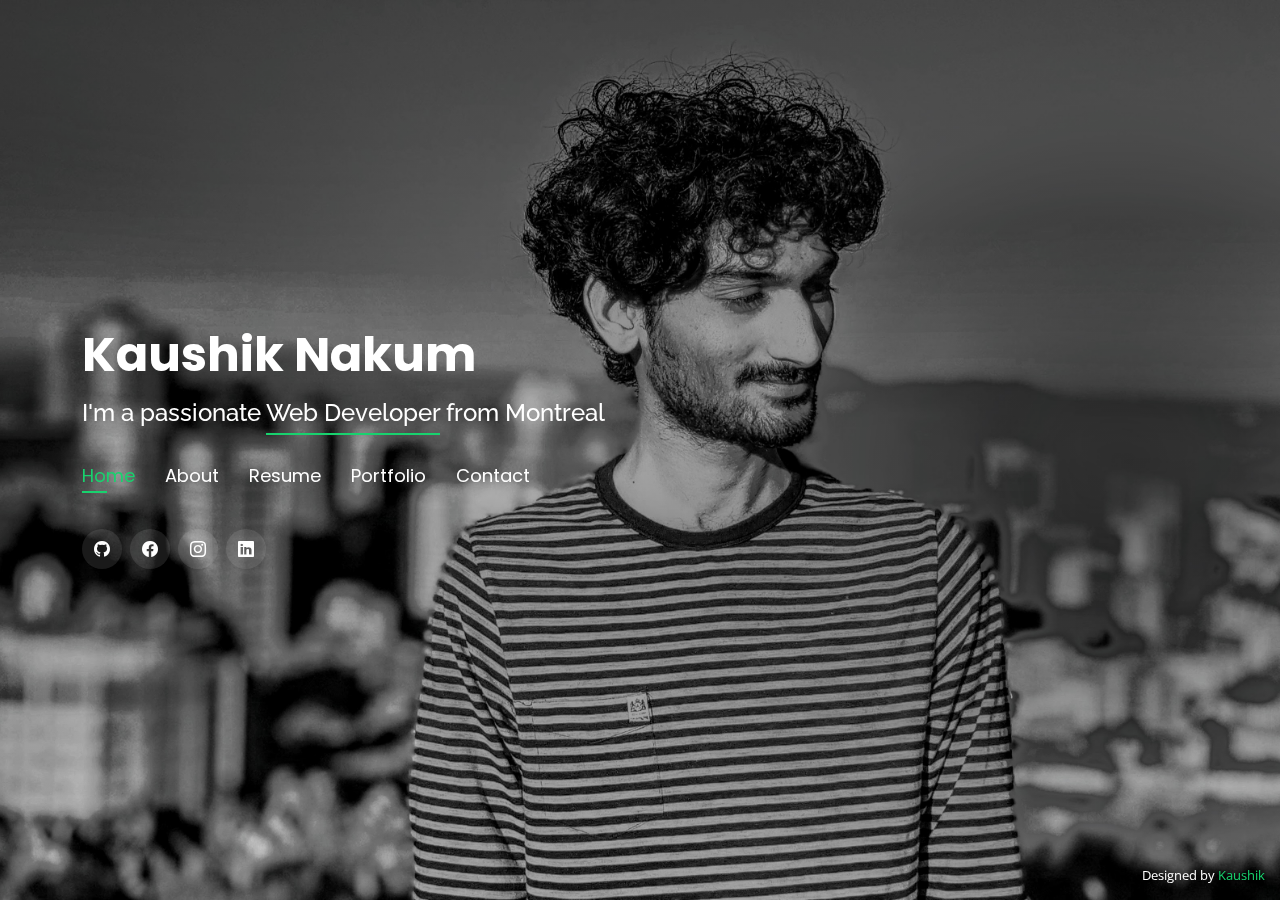
<file: index.html>
<!DOCTYPE html>
<html lang="en">

<head>
  <meta charset="utf-8">
  <meta content="width=device-width, initial-scale=1.0" name="viewport">

  <title>Kaushik Portfolio</title>
  <meta content="" name="description">
  <meta content="" name="keywords">

  <!-- Favicons -->
  <link href="assets/img/favicon.png" rel="icon">
  <link href="assets/img/apple-touch-icon.png" rel="apple-touch-icon">

  <!-- Google Fonts -->
  <link href="https://fonts.googleapis.com/css?family=Open+Sans:300,300i,400,400i,600,600i,700,700i|Raleway:300,300i,400,400i,500,500i,600,600i,700,700i|Poppins:300,300i,400,400i,500,500i,600,600i,700,700i" rel="stylesheet">

  <!-- Vendor CSS Files -->
  <link href="assets/vendor/bootstrap/css/bootstrap.min.css" rel="stylesheet">
  <link href="assets/vendor/bootstrap-icons/bootstrap-icons.css" rel="stylesheet">
  <link href="assets/vendor/boxicons/css/boxicons.min.css" rel="stylesheet">
  <link href="assets/vendor/glightbox/css/glightbox.min.css" rel="stylesheet">
  <link href="assets/vendor/remixicon/remixicon.css" rel="stylesheet">
  <link href="assets/vendor/swiper/swiper-bundle.min.css" rel="stylesheet">
  <link href="assets/css/style.css" rel="stylesheet">
</head>

<body>

  <header id="header">
    <div class="container">

      <h1><a href="index.html">Kaushik Nakum</a></h1>
      <h2>I'm a passionate <span>Web Developer</span> from Montreal</h2>

      <nav id="navbar" class="navbar">
        <ul>
          <li><a class="nav-link active" href="#header">Home</a></li>
          <li><a class="nav-link" href="#about">About</a></li>
          <li><a class="nav-link" href="#resume">Resume</a></li>
          <li><a class="nav-link" href="#portfolio">Portfolio</a></li>
          <li><a class="nav-link" href="#contact">Contact</a></li>
        </ul>
        <i class="bi bi-list mobile-nav-toggle"></i>
      </nav>

      <div class="social-links">
        <a href="https://github.com/kaushnakum98" class="github"><i class="bi bi-github"></i></a>
        <a href="https://www.facebook.com/nakum.kaushik.98/" class="facebook"><i class="bi bi-facebook"></i></a>
        <a href="https://www.instagram.com/nakumkaush/" class="instagram"><i class="bi bi-instagram"></i></a>
        <a href="https://www.linkedin.com/in/kaushiknakum/" class="linkedin"><i class="bi bi-linkedin"></i></a>
      </div>

    </div>
  </header>

  <!-- ======= About Section ======= -->
  <section id="about" class="about">

    <!-- ======= About Me ======= -->
    <div class="about-me container">

      <div class="section-title">
        <h2>About</h2>
        <p>Learn more about me</p>
      </div>

      <div class="row">
        <div class="col-lg-4" data-aos="fade-right">
          <img src="assets/img/me.jpeg" class="img-fluid" alt="">
        </div>
        <div class="col-lg-8 pt-4 pt-lg-0 content" data-aos="fade-left">
          <h3>Web Developer</h3>
          <p class="fst-italic">
            Acquired Training in Programming language such as HTML, PHP, Javascript, React and Angular.
             Development expertise with custom post types, custom fields, plugins and themes for high-traffic Wordpress sites.
          </p>
          <div class="row">
            <div class="col-lg-6">
              <ul>
                <li><i class="bi bi-chevron-right"></i> <strong>Birthday:</strong> <span>20 August 1996</span></li>
                <li><i class="bi bi-chevron-right"></i> <strong>Website:</strong> <span>kaushikn.me</span></li>
                <li><i class="bi bi-chevron-right"></i> <strong>Phone:</strong> <span>+1 514 592 6327</span></li>
                <li><i class="bi bi-chevron-right"></i> <strong>City:</strong> <span>Montreal, Canada</span></li>
              </ul>
            </div>
            <div class="col-lg-6">
              <ul>
                <li><i class="bi bi-chevron-right"></i> <strong>Age:</strong> <span>25</span></li>
                <li><i class="bi bi-chevron-right"></i> <strong>Degree:</strong> <span>B.tech</span></li>
                <li><i class="bi bi-chevron-right"></i> <strong>Email:</strong> <span>kaushnakum98@gmail.com</span></li>
              </ul>
            </div>
          </div>
          <p>
            Hi all. My name is Kaushik Nakum and currently living in Canada. In 2022, I completed my Bachelor's degree in Information Technology, and in 2018, I completed a post-graduate diploma in Web design and Development. well, My programming journey started when I was in 11th grade. I was so eager to learn, so I started with the web and ended up loving object-oriented languages like Java, C#, C++, and Python, which I'm still learning. I love working with people to do things bigger than I could accomplish alone. Apart from programming, I like playing games and reading books on history, motivational and biographical.
          </p>
        </div>
      </div>

    </div>
    <!-- ======= Skills  ======= -->
    <div class="skills container">

      <div class="section-title">
        <h2>Skills</h2>
      </div>

      <div class="row skills-content">

        <div class="col-lg-6">

          <div class="progress">
            <span class="skill">HTML <i class="val">100%</i></span>
            <div class="progress-bar-wrap">
              <div class="progress-bar" role="progressbar" aria-valuenow="100" aria-valuemin="0" aria-valuemax="100"></div>
            </div>
          </div>

          <div class="progress">
            <span class="skill">CSS <i class="val">90%</i></span>
            <div class="progress-bar-wrap">
              <div class="progress-bar" role="progressbar" aria-valuenow="90" aria-valuemin="0" aria-valuemax="100"></div>
            </div>
          </div>

          <div class="progress">
            <span class="skill">JavaScript <i class="val">80%</i></span>
            <div class="progress-bar-wrap">
              <div class="progress-bar" role="progressbar" aria-valuenow="75" aria-valuemin="0" aria-valuemax="100"></div>
            </div>
          </div>

        </div>

        <div class="col-lg-6">

          <div class="progress">
            <span class="skill">PHP <i class="val">80%</i></span>
            <div class="progress-bar-wrap">
              <div class="progress-bar" role="progressbar" aria-valuenow="80" aria-valuemin="0" aria-valuemax="100"></div>
            </div>
          </div>

          <div class="progress">
            <span class="skill">WordPress/CMS <i class="val">90%</i></span>
            <div class="progress-bar-wrap">
              <div class="progress-bar" role="progressbar" aria-valuenow="90" aria-valuemin="0" aria-valuemax="100"></div>
            </div>
          </div>

          <div class="progress">
            <span class="skill">Photoshop <i class="val">65%</i></span>
            <div class="progress-bar-wrap">
              <div class="progress-bar" role="progressbar" aria-valuenow="55" aria-valuemin="0" aria-valuemax="100"></div>
            </div>
          </div>

        </div>

      </div>

    </div><!-- End Skills -->

    <!-- ======= Interests ======= -->
    <div class="interests container">

      <div class="section-title">
        <h2>Interests</h2>
      </div>

      <div class="row">
        <div class="col-lg-3 col-md-4">
          <div class="icon-box">
            <i class="ri-store-line" style="color: #ffbb2c;"></i>
            <h3>Travel</h3>
          </div>
        </div>
        <div class="col-lg-3 col-md-4 mt-4 mt-md-0">
          <div class="icon-box">
            <i class="ri-disc-line" style="color: #5578ff;"></i>
            <h3>Music</h3>
          </div>
        </div>
        <div class="col-lg-3 col-md-4 mt-4 mt-md-0">
          <div class="icon-box">
            <i class="ri-smartphone-line" style="color: #e80368;"></i>
            <h3>Photography</h3>
          </div>
        </div>
        <div class="col-lg-3 col-md-4 mt-4 mt-lg-0">
          <div class="icon-box">
            <i class="ri-price-tag-2-line" style="color: #e361ff;"></i>
            <h3>Writing</h3>
          </div>
        </div>
        <div class="col-lg-3 col-md-4 mt-4">
          <div class="icon-box">
            <i class="ri-database-2-line" style="color: #47aeff;"></i>
            <h3>Data Science</h3>
          </div>
        </div>
        <div class="col-lg-3 col-md-4 mt-4">
          <div class="icon-box">
            <i class="ri-base-station-line" style="color: #ffa76e;"></i>
            <h3>Listen Podcast</h3>
          </div>
        </div>
        <div class="col-lg-3 col-md-4 mt-4">
          <div class="icon-box">
            <i class="ri-file-list-3-line" style="color: #11dbcf;"></i>
            <h3>Reading</h3>
          </div>
        </div>
        <div class="col-lg-3 col-md-4 mt-4">
          <div class="icon-box">
            <i class="ri-wifi-line" style="color: #4233ff;"></i>
            <h3>Networking</h3>
          </div>
        </div>
    </div><!-- End Interests -->
  </section><!-- End About Section -->

  <!-- ======= Resume Section ======= -->
  <section id="resume" class="resume">
    <div class="container">

      <div class="section-title">
        <h2>Resume</h2>
        <p>Check My Resume</p>
      </div>

      <div class="row">
        <div class="col-lg-6">
          <h3 class="resume-title">Sumary</h3>
          <div class="resume-item pb-0">
            <h4>Kaushik Nakum</h4>
            <p><em>Innovative and deadline-driven Web Designer with 1+ years of experience Programming and developing Website and other material from initial concept to final, polished deliverable.</em></p>
            <p>
            <ul>
              <li>4850 Ch de la cote des neiges, Montreal</li>
              <li>(514) 592-6327</li>
              <li>kaushnakum98@gmail.com</li>
            </ul>
            </p>
          </div>

          <h3 class="resume-title">Education</h3>
          <div class="resume-item">
            <h4>DEC in Wed Developing &amp; Design</h4>
            <h5>2020 - 2022</h5>
            <p><em>CDI College, Montreal</em></p>
          </div>
          <div class="resume-item">
            <h4>Bachelor of Information &amp; Technology</h4>
            <h5>2014 - 2018</h5>
            <p><em>RK University, Rajkot, India</em></p>
          </div>
        </div>
        <div class="col-lg-6">
          <h3 class="resume-title">Professional Experience</h3>
          <div class="resume-item">
            <h4>Web Developer</h4>
            <h5>2018 - 2019</h5>
            <p><em>Novity Tech LLP, Ahmedabad, India </em></p>
            <p>
            <ul>
              <li>Acquired Training in Programming language such as HTML, PHP, Javascript, React and Angular.</li>
              <li>Build websites using WordPress. Development expertise with custom post types, custom fields, plugins and themes for high-traffic Wordpress sites </li>
              <li>Work on a new mobile development project to expand the company into mobile website development services.</li>
              <li>Conduct requirements analysis to design and program applications and deliver support for system enhancement.</li>
              <li>Used Scrum Agile Methodology(Daily Scrum Meetings, Spring Backlog using JIRA, 1 on 1 meeting).</li>
              <li>Customize themes to meet clients’ requirements.</li>
              <li>Monitor uptime, hosting, and databases to ensure site is performing at maximum capacity</li>
            </ul>
            </p>
          </div>
        </div>
      </div>

    </div>
  </section><!-- End Resume Section -->
  <!-- ======= Portfolio Section ======= -->
  <section id="portfolio" class="portfolio">
    <div class="container">

      <div class="section-title">
        <h2>Portfolio</h2>
        <p>My Works</p>
      </div>

      <div class="row">
        <div class="col-lg-12 d-flex justify-content-center">
          <ul id="portfolio-flters">
            <li data-filter="*" class="filter-active">All</li>
            <li data-filter=".filter-app">Web App</li>
            <li data-filter=".filter-web">Web</li>
          </ul>
        </div>
      </div>

      <div class="row portfolio-container">

        <div class="col-lg-4 col-md-6 portfolio-item filter-app">
          <div class="portfolio-wrap">
            <img src="assets/img/portfolio/portfolio-3.jpg" class="img-fluid" alt="">
            <div class="portfolio-info">
              <h4>Chef-help</h4>
              <p>Chef help website</p>
              <div class="portfolio-links">
                <a href="assets/img/portfolio/portfolio-3.jpg" data-gallery="portfolioGallery" class="portfolio-lightbox" title="Chef Help"><i class="bx bx-plus"></i></a>
                <a href="portfolio-details-1.html" data-gallery="portfolioDetailsGallery" data-glightbox="type: external" class="portfolio-details-lightbox" title="Portfolio Details"><i class="bx bx-link"></i></a>
              </div>
            </div>
          </div>
        </div>

        <div class="col-lg-4 col-md-6 portfolio-item filter-web">
          <div class="portfolio-wrap">
            <img src="assets/img/portfolio/portfolio-2.jpg" class="img-fluid" alt="">
            <div class="portfolio-info">
              <h4>Covid-19 Tracker</h4>
              <p>Covid-19 tracking website</p>
              <div class="portfolio-links">
                <a href="assets/img/portfolio/portfolio-2.jpg" data-gallery="portfolioGallery" class="portfolio-lightbox" title="Covid19 Tracker"><i class="bx bx-plus"></i></a>
                <a href="portfolio-details.html" data-gallery="portfolioDetailsGallery" data-glightbox="type: external" class="portfolio-details-lightbox" title="Portfolio Details"><i class="bx bx-link"></i></a>
              </div>
            </div>
          </div>
        </div>

        <div class="col-lg-4 col-md-6 portfolio-item filter-web">
          <div class="portfolio-wrap">
            <img src="assets/img/portfolio/portfolio-7.jpg" class="img-fluid" alt="">
            <div class="portfolio-info">
              <h4>BooksMTL</h4>
              <p>BooksMTL Website</p>
              <div class="portfolio-links">
                <a href="assets/img/portfolio/portfolio-7.jpg" data-gallery="portfolioGallery" class="portfolio-lightbox" title="BooksMTL"><i class="bx bx-plus"></i></a>
                <a href="portfolio-details-2.html" data-gallery="portfolioDetailsGallery" data-glightbox="type: external" class="portfolio-details-lightbox" title="Portfolio Details"><i class="bx bx-link"></i></a>
              </div>
            </div>
          </div>
        </div>

      </div>

    </div>
  </section><!-- End Portfolio Section -->

  <!-- ======= Contact Section ======= -->
  <section id="contact" class="contact">
    <div class="container">

      <div class="section-title">
        <h2>Contact</h2>
        <p>Contact Me</p>
      </div>

      <div class="row mt-2">

        <div class="col-md-6 d-flex align-items-stretch">
          <div class="info-box">
            <i class="bx bx-map"></i>
            <h3>My Address</h3>
            <p>4850 Ch de la cote des neiges, Montreal, H3V1G5</p>
          </div>
        </div>

        <div class="col-md-6 mt-4 mt-md-0 d-flex align-items-stretch">
          <div class="info-box">
            <i class="bx bx-share-alt"></i>
            <h3>Social Profiles</h3>
            <div class="social-links">
              <a href="https://github.com/kaushnakum98" class="github"><i class="bi bi-github"></i></a>
              <a href="https://www.facebook.com/nakum.kaushik.98/" class="facebook"><i class="bi bi-facebook"></i></a>
              <a href="https://www.instagram.com/nakumkaush/" class="instagram"><i class="bi bi-instagram"></i></a>
              <a href="https://www.linkedin.com/in/kaushiknakum/" class="linkedin"><i class="bi bi-linkedin"></i></a>
            </div>
          </div>
        </div>

        <div class="col-md-6 mt-4 d-flex align-items-stretch">
          <div class="info-box">
            <i class="bx bx-envelope"></i>
            <h3>Email Me</h3>
            <p>kaushnakmu98@gmail.com</p>
          </div>
        </div>
        <div class="col-md-6 mt-4 d-flex align-items-stretch">
          <div class="info-box">
            <i class="bx bx-phone-call"></i>
            <h3>Call Me</h3>
            <p>+1 514 592 6327</p>
          </div>
        </div>
      </div>

      <form action="forms/contact.php" method="post" role="form" class="php-email-form mt-4">
        <div class="row">
          <div class="col-md-6 form-group">
            <input type="text" name="name" class="form-control" id="name" placeholder="Your Name" required>
          </div>
          <div class="col-md-6 form-group mt-3 mt-md-0">
            <input type="email" class="form-control" name="email" id="email" placeholder="Your Email" required>
          </div>
        </div>
        <div class="form-group mt-3">
          <input type="text" class="form-control" name="subject" id="subject" placeholder="Subject" required>
        </div>
        <div class="form-group mt-3">
          <textarea class="form-control" name="message" rows="5" placeholder="Message" required></textarea>
        </div>
        <div class="my-3">
          <div class="loading">Loading</div>
          <div class="error-message"></div>
          <div class="sent-message">Your message has been sent. Thank you!</div>
        </div>
        <div class="text-center"><button type="submit">Send Message</button></div>
      </form>

    </div>
  </section>

  <div class="credits">

  Designed by <a href="#"> Kaushik</a>
  </div>

  <!-- Vendor JS Files -->
  <script src="assets/vendor/purecounter/purecounter.js"></script>
  <script src="assets/vendor/bootstrap/js/bootstrap.bundle.min.js"></script>
  <script src="assets/vendor/glightbox/js/glightbox.min.js"></script>
  <script src="assets/vendor/isotope-layout/isotope.pkgd.min.js"></script>
  <script src="assets/vendor/swiper/swiper-bundle.min.js"></script>
  <script src="assets/vendor/waypoints/noframework.waypoints.js"></script>
  <script src="assets/vendor/php-email-form/validate.js"></script>

  
  <script src="assets/js/main.js"></script>

</body>

</html>
</file>
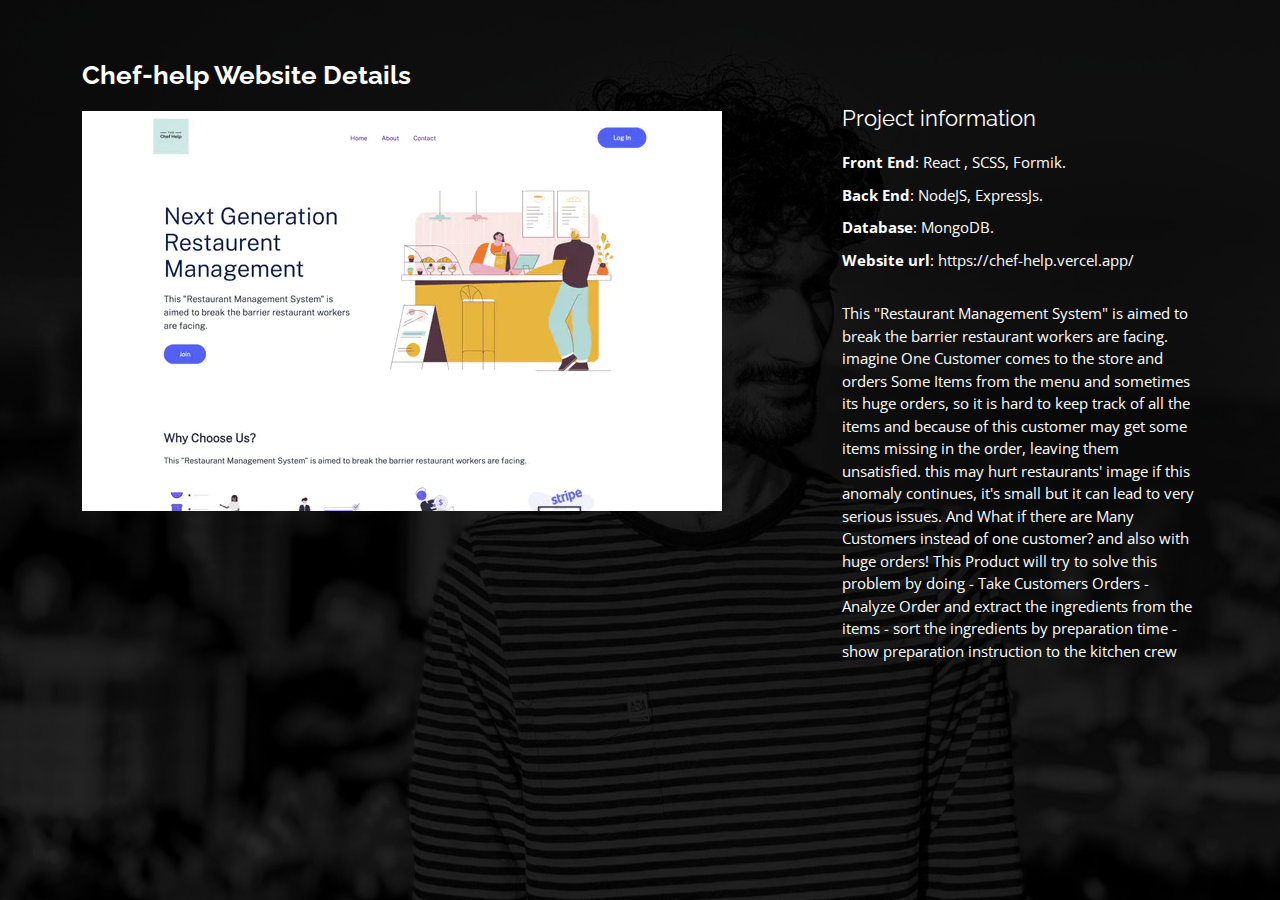
<file: portfolio-details-1.html>
<!DOCTYPE html>
<html lang="en">

<head>
  <meta charset="utf-8">
  <meta content="width=device-width, initial-scale=1.0" name="viewport">

  <title>Portfolio Details Car Info</title>
  <meta content="" name="description">
  <meta content="" name="keywords">

  <!-- Favicons -->
  <link href="assets/img/favicon.png" rel="icon">
  <link href="assets/img/apple-touch-icon.png" rel="apple-touch-icon">

  <!-- Google Fonts -->
  <link href="https://fonts.googleapis.com/css?family=Open+Sans:300,300i,400,400i,600,600i,700,700i|Raleway:300,300i,400,400i,500,500i,600,600i,700,700i|Poppins:300,300i,400,400i,500,500i,600,600i,700,700i" rel="stylesheet">

  <!-- Vendor CSS Files -->
  <link href="assets/vendor/bootstrap/css/bootstrap.min.css" rel="stylesheet">
  <link href="assets/vendor/bootstrap-icons/bootstrap-icons.css" rel="stylesheet">
  <link href="assets/vendor/boxicons/css/boxicons.min.css" rel="stylesheet">
  <link href="assets/vendor/glightbox/css/glightbox.min.css" rel="stylesheet">
  <link href="assets/vendor/remixicon/remixicon.css" rel="stylesheet">
  <link href="assets/vendor/swiper/swiper-bundle.min.css" rel="stylesheet">

  <link href="assets/css/style.css" rel="stylesheet">

</head>

<body>

  <main id="main">

    <!-- ======= Portfolio Details ======= -->
    <div id="portfolio-details" class="portfolio-details">
      <div class="container">

        <div class="row">

          <div class="col-lg-8">
            <h2 class="portfolio-title">Chef-help Website Details</h2>

            <div class="portfolio-details-slider swiper">
              <div class="swiper-wrapper align-items-center">

                <div class="swiper-slide">
                  <img src="assets/img/portfolio/portfolio-3.jpg" alt="">
                </div>

              </div>
              <div class="swiper-pagination"></div>
            </div>

          </div>

          <div class="col-lg-4 portfolio-info">
            <h3>Project information</h3>
            <ul>
              <li><strong>Front End</strong>: React , SCSS, Formik.</li>
              <li><strong>Back End</strong>: NodeJS, ExpressJs.</li>
              <li><strong>Database</strong>: MongoDB.</li>
              <li><strong>Website url</strong>: https://chef-help.vercel.app/</li>
            </ul>

            <p>
              This "Restaurant Management System" is aimed to break the barrier restaurant workers are facing.

imagine One Customer comes to the store and orders Some Items from the menu and sometimes its huge orders, so it is hard to keep track of all the items and because of this customer may get some items missing in the order, leaving them unsatisfied. this may hurt restaurants' image if this anomaly continues, it's small but it can lead to very serious issues. And What if there are Many Customers instead of one customer? and also with huge orders!

This Product will try to solve this problem by doing - Take Customers Orders - Analyze Order and extract the ingredients from the items - sort the ingredients by preparation time - show preparation instruction to the kitchen crew
            </p>
          </div>

        </div>

      </div>
    </div><!-- End Portfolio Details -->

  </main><!-- End #main -->

  <!-- Vendor JS Files -->
  <script src="assets/vendor/purecounter/purecounter.js"></script>
  <script src="assets/vendor/bootstrap/js/bootstrap.bundle.min.js"></script>
  <script src="assets/vendor/glightbox/js/glightbox.min.js"></script>
  <script src="assets/vendor/isotope-layout/isotope.pkgd.min.js"></script>
  <script src="assets/vendor/swiper/swiper-bundle.min.js"></script>
  <script src="assets/vendor/waypoints/noframework.waypoints.js"></script>
  <script src="assets/vendor/php-email-form/validate.js"></script>
  <script src="assets/js/main.js"></script>

</body>

</html>
</file>
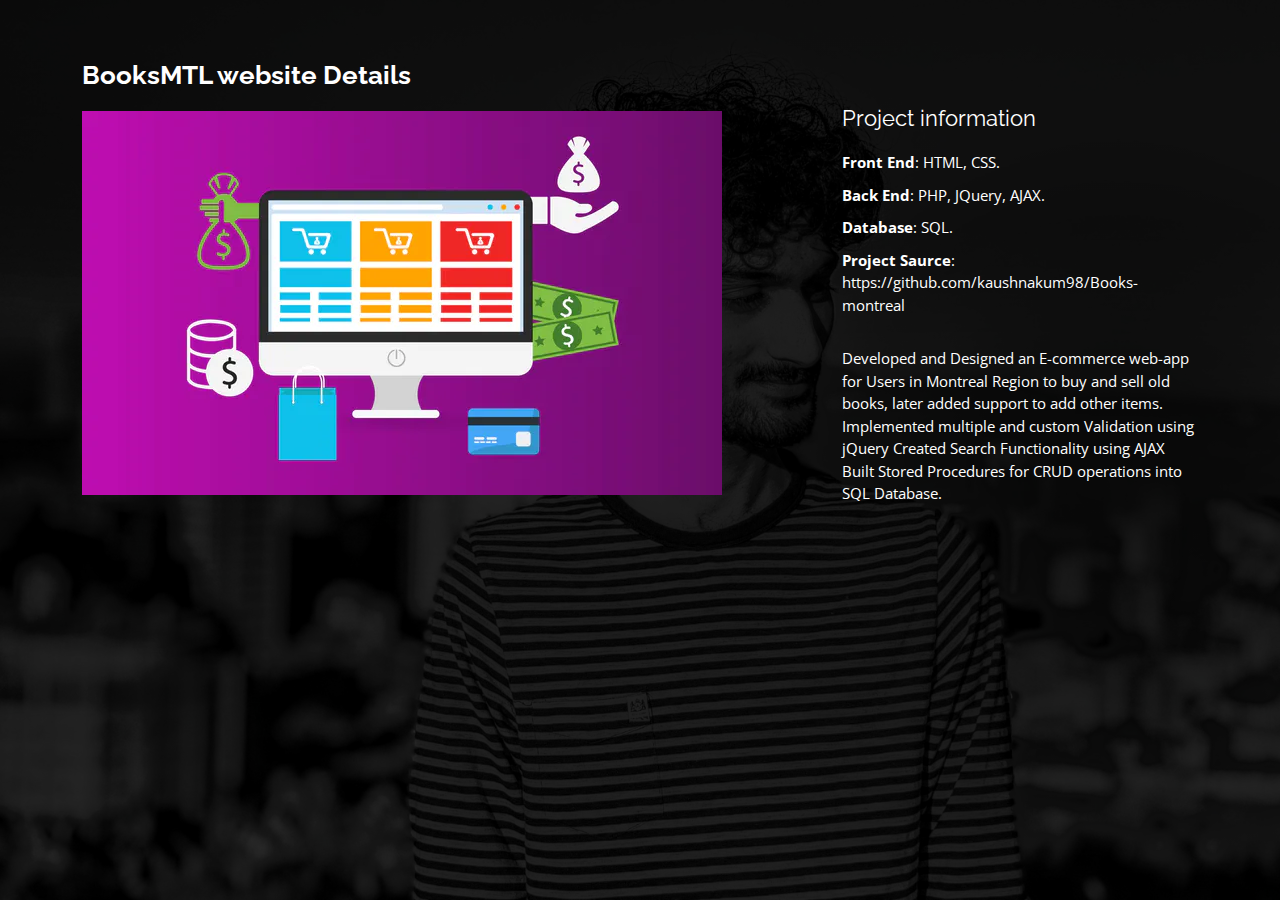
<file: portfolio-details-2.html>
<!DOCTYPE html>
<html lang="en">

<head>
  <meta charset="utf-8">
  <meta content="width=device-width, initial-scale=1.0" name="viewport">

  <title>Portfolio Details Nick Photography</title>
  <meta content="" name="description">
  <meta content="" name="keywords">

  <!-- Favicons -->
  <link href="assets/img/favicon.png" rel="icon">
  <link href="assets/img/apple-touch-icon.png" rel="apple-touch-icon">

  <!-- Google Fonts -->
  <link href="https://fonts.googleapis.com/css?family=Open+Sans:300,300i,400,400i,600,600i,700,700i|Raleway:300,300i,400,400i,500,500i,600,600i,700,700i|Poppins:300,300i,400,400i,500,500i,600,600i,700,700i" rel="stylesheet">

  <!-- Vendor CSS Files -->
  <link href="assets/vendor/bootstrap/css/bootstrap.min.css" rel="stylesheet">
  <link href="assets/vendor/bootstrap-icons/bootstrap-icons.css" rel="stylesheet">
  <link href="assets/vendor/boxicons/css/boxicons.min.css" rel="stylesheet">
  <link href="assets/vendor/glightbox/css/glightbox.min.css" rel="stylesheet">
  <link href="assets/vendor/remixicon/remixicon.css" rel="stylesheet">
  <link href="assets/vendor/swiper/swiper-bundle.min.css" rel="stylesheet">

  <link href="assets/css/style.css" rel="stylesheet">

</head>

<body>

  <main id="main">

    <!-- ======= Portfolio Details ======= -->
    <div id="portfolio-details" class="portfolio-details">
      <div class="container">

        <div class="row">

          <div class="col-lg-8">
            <h2 class="portfolio-title">BooksMTL website Details</h2>

            <div class="portfolio-details-slider swiper">
              <div class="swiper-wrapper align-items-center">

                  <div class="swiper-slide">
                  <img src="assets/img/portfolio/portfolio-7.jpg" alt="">
                </div>

              </div>
              <div class="swiper-pagination"></div>
            </div>

          </div>

          <div class="col-lg-4 portfolio-info">
            <h3>Project information</h3>
            <ul>
              <li><strong>Front End</strong>: HTML, CSS.</li>
              <li><strong>Back End</strong>: PHP, JQuery, AJAX.</li>
              <li><strong>Database</strong>: SQL.</li>
              <li><strong>Project Saurce</strong>: https://github.com/kaushnakum98/Books-montreal</li>
            </ul>

            <p>
              Developed and Designed an E-commerce web-app for Users in Montreal Region to buy and sell old books, later added support to add other items.

              Implemented multiple and custom Validation using jQuery
              
              Created Search Functionality using AJAX
              
              Built Stored Procedures for CRUD operations into SQL Database.
            </p>
          </div>

        </div>

      </div>
    </div><!-- End Portfolio Details -->

  </main><!-- End #main -->

  <!-- Vendor JS Files -->
  <script src="assets/vendor/purecounter/purecounter.js"></script>
  <script src="assets/vendor/bootstrap/js/bootstrap.bundle.min.js"></script>
  <script src="assets/vendor/glightbox/js/glightbox.min.js"></script>
  <script src="assets/vendor/isotope-layout/isotope.pkgd.min.js"></script>
  <script src="assets/vendor/swiper/swiper-bundle.min.js"></script>
  <script src="assets/vendor/waypoints/noframework.waypoints.js"></script>
  <script src="assets/vendor/php-email-form/validate.js"></script>
  <script src="assets/js/main.js"></script>

</body>

</html>
</file>
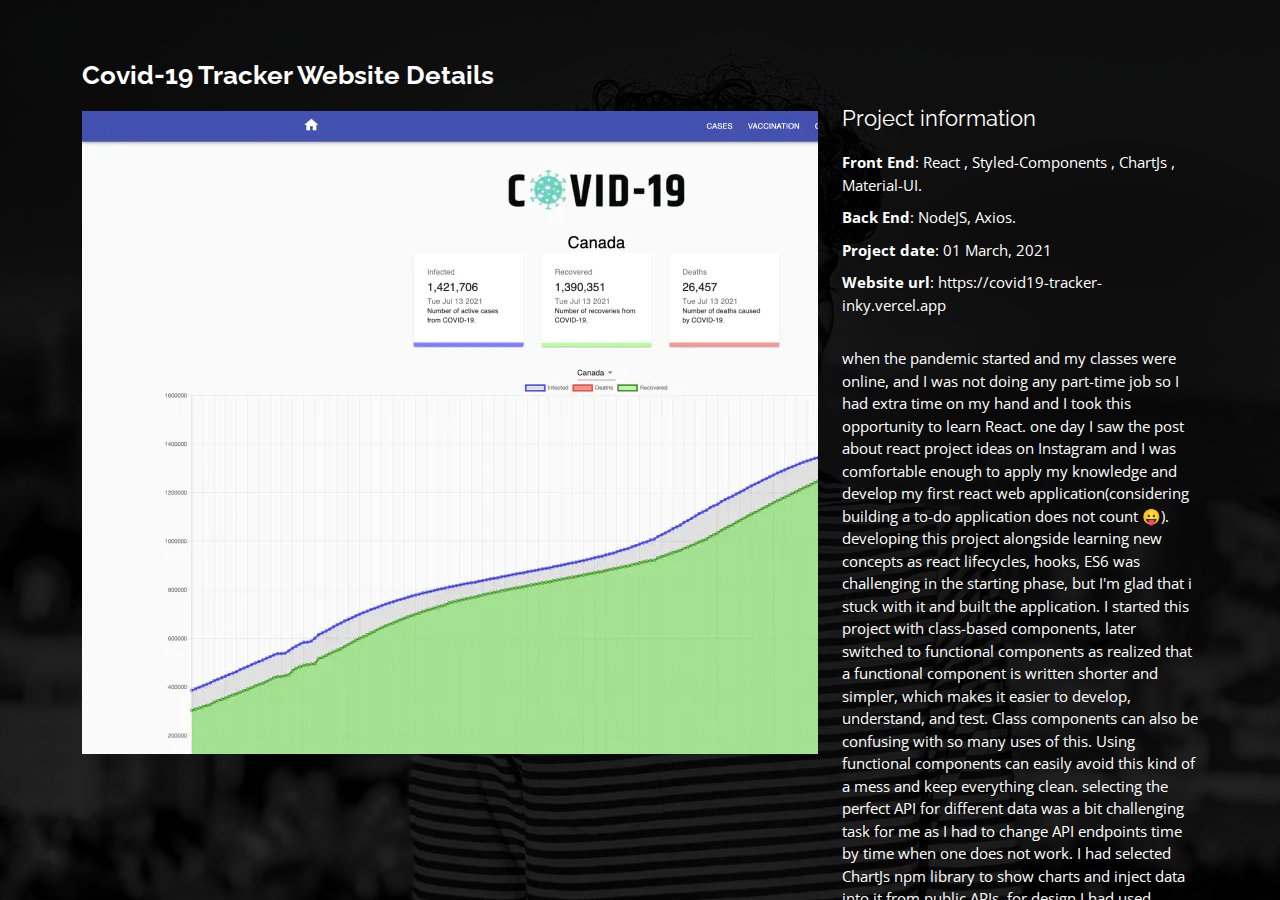
<file: portfolio-details.html>
<!DOCTYPE html>
<html lang="en">

<head>
  <meta charset="utf-8">
  <meta content="width=device-width, initial-scale=1.0" name="viewport">

  <title>Portfolio Details Footwear</title>
  <meta content="" name="description">
  <meta content="" name="keywords">

  <!-- Favicons -->
  <link href="assets/img/favicon.png" rel="icon">
  <link href="assets/img/apple-touch-icon.png" rel="apple-touch-icon">

  <!-- Google Fonts -->
  <link href="https://fonts.googleapis.com/css?family=Open+Sans:300,300i,400,400i,600,600i,700,700i|Raleway:300,300i,400,400i,500,500i,600,600i,700,700i|Poppins:300,300i,400,400i,500,500i,600,600i,700,700i" rel="stylesheet">

  <!-- Vendor CSS Files -->
  <link href="assets/vendor/bootstrap/css/bootstrap.min.css" rel="stylesheet">
  <link href="assets/vendor/bootstrap-icons/bootstrap-icons.css" rel="stylesheet">
  <link href="assets/vendor/boxicons/css/boxicons.min.css" rel="stylesheet">
  <link href="assets/vendor/glightbox/css/glightbox.min.css" rel="stylesheet">
  <link href="assets/vendor/remixicon/remixicon.css" rel="stylesheet">
  <link href="assets/vendor/swiper/swiper-bundle.min.css" rel="stylesheet">

  <link href="assets/css/style.css" rel="stylesheet">

</head>

<body>

  <main id="main">

    <!-- ======= Portfolio Details ======= -->
    <div id="portfolio-details" class="portfolio-details">
      <div class="container">

        <div class="row">

          <div class="col-lg-8">
            <h2 class="portfolio-title">Covid-19 Tracker Website Details</h2>

            <div class="portfolio-details-slider swiper">
              <div class="swiper-wrapper align-items-center">

                <div class="swiper-slide">
                  <img src="assets/img/portfolio/portfolio-details-1.jpg" alt="">
                </div>

              </div>
              <div class="swiper-pagination"></div>
            </div>

          </div>

          <div class="col-lg-4 portfolio-info">
            <h3>Project information</h3>
            <ul>
              <li><strong>Front End</strong>: React , Styled-Components , ChartJs , Material-UI.</li>
              <li><strong>Back End</strong>: NodeJS, Axios.</li>
              <li><strong>Project date</strong>: 01 March, 2021</li>
              <li><strong>Website url</strong>: https://covid19-tracker-inky.vercel.app </li>
            </ul>

            <p>
              when the pandemic started and my classes were online, and I was not doing any part-time job so I had extra time on my hand and I took this opportunity to learn React.

one day I saw the post about react project ideas on Instagram and I was comfortable enough to apply my knowledge and develop my first react web application(considering building a to-do application does not count 😛).

developing this project alongside learning new concepts as react lifecycles, hooks, ES6 was challenging in the starting phase, but I'm glad that i stuck with it and built the application.

I started this project with class-based components, later switched to functional components as realized that a functional component is written shorter and simpler, which makes it easier to develop, understand, and test. Class components can also be confusing with so many uses of this. Using functional components can easily avoid this kind of a mess and keep everything clean.

selecting the perfect API for different data was a bit challenging task for me as I had to change API endpoints time by time when one does not work.

I had selected ChartJs npm library to show charts and inject data into it from public APIs, for design I had used Material Ui from google and a few Styled-Components.

This project helped to solidify a lot of my React knowledge, such as using hooks or updating the states. I also got a lot of great practice using ES6+ syntax across the entirety of the project.
            </p>
          </div>

        </div>

      </div>
    </div><!-- End Portfolio Details -->

  </main><!-- End #main -->

  <!-- Vendor JS Files -->
  <script src="assets/vendor/purecounter/purecounter.js"></script>
  <script src="assets/vendor/bootstrap/js/bootstrap.bundle.min.js"></script>
  <script src="assets/vendor/glightbox/js/glightbox.min.js"></script>
  <script src="assets/vendor/isotope-layout/isotope.pkgd.min.js"></script>
  <script src="assets/vendor/swiper/swiper-bundle.min.js"></script>
  <script src="assets/vendor/waypoints/noframework.waypoints.js"></script>
  <script src="assets/vendor/php-email-form/validate.js"></script>
  <script src="assets/js/main.js"></script>

</body>

</html>
</file>
<file: assets/css/style.css>
body {
  font-family: "Open Sans", sans-serif;
  background-color: #040404;
  color: #fff;
  position: relative;
  background: transparent;
}
body::before {
  content: "";
  position: fixed;
  background:linear-gradient(rgba(0, 0, 0, 0.320),rgba(0, 0, 0, 0.2)), #040404 url("../img/bg.jpeg") top right no-repeat;
  background-size: cover;
  left: 0;
  right: 0;
  top: 0;
  height: 100vh;
  z-index: -1;
}
@media (min-width: 1024px) {
  body::before {
    background-attachment: fixed;
  }
}

a {
  color: #18d26e;
  text-decoration: none;
}

a:hover {
  color: #35e888;
  text-decoration: none;
}

h1, h2, h3, h4, h5, h6 {
  font-family: "Raleway", sans-serif;
}

/*--------------------------------------------------------------
# Header
--------------------------------------------------------------*/
#header {
  transition: ease-in-out 0.3s;
  position: relative;
  height: 100vh;
  display: flex;
  align-items: center;
  z-index: 997;
  overflow-y: auto;
}
#header * {
  transition: ease-in-out 0.3s;
}
#header h1 {
  font-size: 48px;
  margin: 0;
  padding: 0;
  line-height: 1;
  font-weight: 700;
  font-family: "Poppins", sans-serif;
}
#header h1 a, #header h1 a:hover {
  color: #fff;
  line-height: 1;
  display: inline-block;
}
#header h2 {
  font-size: 24px;
  margin-top: 20px;
  color: rgba(255, 255, 255, 1);
}
#header h2 span {
  color: #fff;
  border-bottom: 2px solid #18d26e;
  padding-bottom: 6px;
}
#header img {
  padding: 0;
  margin: 0;
}
#header .social-links {
  margin-top: 40px;
  display: flex;
}
#header .social-links a {
  font-size: 16px;
  display: flex;
  justify-content: center;
  align-items: center;
  background: rgba(255, 255, 255, 0.1);
  color: #fff;
  line-height: 1;
  margin-right: 8px;
  border-radius: 50%;
  width: 40px;
  height: 40px;
}
#header .social-links a:hover {
  background: #18d26e;
}
@media (max-width: 992px) {
  #header h1 {
    font-size: 36px;
  }
  #header h2 {
    font-size: 20px;
    line-height: 30px;
  }
  #header .social-links {
    margin-top: 15px;
  }
  #header .container {
    display: flex;
    flex-direction: column;
    align-items: center;
  }
}

/* Header Top */
#header.header-top {
  height: 80px;
  position: fixed;
  left: 0;
  top: 0;
  right: 0;
  background: rgba(0, 0, 0, 0.9);
}
#header.header-top .social-links, #header.header-top h2 {
  display: none;
}
#header.header-top h1 {
  margin-right: auto;
  font-size: 36px;
}
#header.header-top .container {
  display: flex;
  align-items: center;
}
#header.header-top .navbar {
  margin: 0;
}
@media (max-width: 768px) {
  #header.header-top {
    height: 60px;
  }
  #header.header-top h1 {
    font-size: 26px;
  }
}

/*--------------------------------------------------------------
# Navigation Menu
--------------------------------------------------------------*/
/**
* Desktop Navigation 
*/
.navbar {
  padding: 0;
  margin-top: 35px;
}
.navbar ul {
  margin: 0;
  padding: 0;
  display: flex;
  list-style: none;
  align-items: center;
}
.navbar li {
  position: relative;
}
.navbar li + li {
  margin-left: 30px;
}
.navbar a, .navbar a:focus {
  display: flex;
  align-items: center;
  justify-content: space-between;
  padding: 0;
  font-family: "Poppins", sans-serif;
  font-size: 18px;
  font-weight: 400;
  color: rgba(255, 255, 255, 1);
  white-space: nowrap;
  transition: 0.3s;
}
.navbar a i, .navbar a:focus i {
  font-size: 12px;
  line-height: 0;
  margin-left: 5px;
}
.navbar a:before {
  content: "";
  position: absolute;
  width: 0;
  height: 2px;
  bottom: -4px;
  left: 0;
  background-color: #18d26e;
  visibility: hidden;
  width: 0px;
  transition: all 0.3s ease-in-out 0s;
}
.navbar a:hover:before, .navbar li:hover > a:before, .navbar .active:before {
  visibility: visible;
  width: 25px;
}
.navbar a:hover, .navbar .active, .navbar .active:focus, .navbar li:hover > a {
  color: #18d26e;
}

/**
* Mobile Navigation 
*/
.mobile-nav-toggle {
  color: #fff;
  font-size: 28px;
  cursor: pointer;
  display: none;
  line-height: 0;
  transition: 0.5s;
  position: fixed;
  right: 15px;
  top: 15px;
}

@media (max-width: 991px) {
  .mobile-nav-toggle {
    display: block;
  }

  .navbar ul {
    display: none;
  }
}
.navbar-mobile {
  position: fixed;
  overflow: hidden;
  top: 0;
  right: 0;
  left: 0;
  bottom: 0;
  background: rgba(0, 0, 0, 0.9);
  transition: 0.3s;
  z-index: 999;
  margin-top: 0;
}
.navbar-mobile .mobile-nav-toggle {
  position: absolute;
  top: 15px;
  right: 15px;
}
.navbar-mobile ul {
  display: block;
  position: absolute;
  top: 55px;
  right: 15px;
  bottom: 45px;
  left: 15px;
  padding: 10px 0;
  overflow-y: auto;
  transition: 0.3s;
  border: 2px solid rgba(255, 255, 255, 0.2);
}
.navbar-mobile li {
  padding: 12px 20px;
}
.navbar-mobile li + li {
  margin: 0;
}
.navbar-mobile a, .navbar-mobile a:focus {
  font-size: 16px;
  position: relative;
}

/*--------------------------------------------------------------
# Sections General
--------------------------------------------------------------*/
section {
  overflow: hidden;
  position: absolute;
  width: 100%;
  top: 140px;
  bottom: 100%;
  opacity: 0;
  transition: ease-in-out 0.4s;
  z-index: 2;
}
section.section-show {
  top: 100px;
  bottom: auto;
  opacity: 1;
  padding-bottom: 45px;
}
section .container {
  background: rgba(0, 0, 0, 0.9);
  padding: 30px;
}
@media (max-width: 768px) {
  section {
    top: 120px;
  }
  section.section-show {
    top: 80px;
  }
}

.section-title h2 {
  font-size: 14px;
  font-weight: 500;
  padding: 0;
  line-height: 1px;
  margin: 0 0 20px 0;
  letter-spacing: 2px;
  text-transform: uppercase;
  color: #aaaaaa;
  font-family: "Poppins", sans-serif;
}
.section-title h2::after {
  content: "";
  width: 120px;
  height: 1px;
  display: inline-block;
  background: #4ceb95;
  margin: 4px 10px;
}
.section-title p {
  margin: 0;
  margin: -15px 0 15px 0;
  font-size: 36px;
  font-weight: 700;
  text-transform: uppercase;
  font-family: "Poppins", sans-serif;
  color: #fff;
}

/*--------------------------------------------------------------
# About
--------------------------------------------------------------*/
.about-me .content h3 {
  font-weight: 700;
  font-size: 26px;
  color: #18d26e;
}
.about-me .content ul {
  list-style: none;
  padding: 0;
}
.about-me .content ul li {
  margin-bottom: 20px;
  display: flex;
  align-items: center;
}
.about-me .content ul strong {
  margin-right: 10px;
}
.about-me .content ul i {
  font-size: 16px;
  margin-right: 5px;
  color: #18d26e;
  line-height: 0;
}
.about-me .content p:last-child {
  margin-bottom: 0;
}

/*--------------------------------------------------------------
# Counts
--------------------------------------------------------------*/
.counts {
  padding: 70px 0 60px;
}
.counts .count-box {
  padding: 30px 30px 25px 30px;
  width: 100%;
  position: relative;
  text-align: center;
  background: rgba(255, 255, 255, 0.08);
}
.counts .count-box i {
  position: absolute;
  top: -25px;
  left: 50%;
  transform: translateX(-50%);
  font-size: 24px;
  background: rgba(255, 255, 255, 0.1);
  padding: 12px;
  color: #18d26e;
  border-radius: 50px;
  line-height: 0;
}
.counts .count-box span {
  font-size: 36px;
  display: block;
  font-weight: 600;
  color: #fff;
}
.counts .count-box p {
  padding: 0;
  margin: 0;
  font-family: "Raleway", sans-serif;
  font-size: 14px;
}

/*--------------------------------------------------------------
# Skills
--------------------------------------------------------------*/
.skills .progress {
  height: 60px;
  display: block;
  background: none;
  border-radius: 0;
}
.skills .progress .skill {
  padding: 10px 0;
  margin: 0;
  text-transform: uppercase;
  display: block;
  font-weight: 600;
  font-family: "Poppins", sans-serif;
  color: #fff;
}
.skills .progress .skill .val {
  float: right;
  font-style: normal;
}
.skills .progress-bar-wrap {
  background: rgba(255, 255, 255, 0.2);
}
.skills .progress-bar {
  width: 1px;
  height: 10px;
  transition: 0.9s;
  background-color: #18d26e;
}

/*--------------------------------------------------------------
# Interests
--------------------------------------------------------------*/
.interests .icon-box {
  display: flex;
  align-items: center;
  padding: 20px;
  background: rgba(255, 255, 255, 0.08);
  transition: ease-in-out 0.3s;
}
.interests .icon-box i {
  font-size: 32px;
  padding-right: 10px;
  line-height: 1;
}
.interests .icon-box h3 {
  font-weight: 700;
  margin: 0;
  padding: 0;
  line-height: 1;
  font-size: 16px;
  color: #fff;
}
.interests .icon-box:hover {
  background: rgba(255, 255, 255, 0.12);
}

/*--------------------------------------------------------------
# Testimonials
--------------------------------------------------------------*/
.testimonials .testimonials-carousel, .testimonials .testimonials-slider {
  overflow: hidden;
}
.testimonials .testimonial-item {
  box-sizing: content-box;
  min-height: 320px;
}
.testimonials .testimonial-item .testimonial-img {
  width: 90px;
  border-radius: 50%;
  margin: -40px 0 0 40px;
  position: relative;
  z-index: 2;
  border: 6px solid rgba(255, 255, 255, 0.12);
}
.testimonials .testimonial-item h3 {
  font-size: 18px;
  font-weight: bold;
  margin: 10px 0 5px 45px;
  color: #fff;
}
.testimonials .testimonial-item h4 {
  font-size: 14px;
  color: #999;
  margin: 0 0 0 45px;
}
.testimonials .testimonial-item .quote-icon-left, .testimonials .testimonial-item .quote-icon-right {
  color: rgba(255, 255, 255, 0.25);
  font-size: 26px;
}
.testimonials .testimonial-item .quote-icon-left {
  display: inline-block;
  left: -5px;
  position: relative;
}
.testimonials .testimonial-item .quote-icon-right {
  display: inline-block;
  right: -5px;
  position: relative;
  top: 10px;
}
.testimonials .testimonial-item p {
  font-style: italic;
  margin: 0 15px 0 15px;
  padding: 20px 20px 60px 20px;
  background: rgba(255, 255, 255, 0.1);
  position: relative;
  border-radius: 6px;
  position: relative;
  z-index: 1;
}
.testimonials .swiper-pagination {
  margin-top: 20px;
  position: relative;
}
.testimonials .swiper-pagination .swiper-pagination-bullet {
  width: 12px;
  height: 12px;
  opacity: 1;
  background-color: rgba(255, 255, 255, 0.3);
}
.testimonials .swiper-pagination .swiper-pagination-bullet-active {
  background-color: #18d26e;
}

/*--------------------------------------------------------------
# Resume
--------------------------------------------------------------*/
.resume .resume-title {
  font-size: 26px;
  font-weight: 700;
  margin-top: 20px;
  margin-bottom: 20px;
  color: #fff;
}
.resume .resume-item {
  padding: 0 0 20px 20px;
  margin-top: -2px;
  border-left: 2px solid rgba(255, 255, 255, 0.2);
  position: relative;
}
.resume .resume-item h4 {
  line-height: 18px;
  font-size: 18px;
  font-weight: 600;
  text-transform: uppercase;
  font-family: "Poppins", sans-serif;
  color: #18d26e;
  margin-bottom: 10px;
}
.resume .resume-item h5 {
  font-size: 16px;
  background: rgba(255, 255, 255, 0.15);
  padding: 5px 15px;
  display: inline-block;
  font-weight: 600;
  margin-bottom: 10px;
}
.resume .resume-item ul {
  padding-left: 20px;
}
.resume .resume-item ul li {
  padding-bottom: 10px;
}
.resume .resume-item:last-child {
  padding-bottom: 0;
}
.resume .resume-item::before {
  content: "";
  position: absolute;
  width: 16px;
  height: 16px;
  border-radius: 50px;
  left: -9px;
  top: 0;
  background: #18d26e;
  border: 2px solid #18d26e;
}

/*--------------------------------------------------------------
# Services
--------------------------------------------------------------*/
.services .icon-box {
  text-align: center;
  background: rgba(204, 204, 204, 0.1);
  padding: 80px 20px;
  transition: all ease-in-out 0.3s;
}
.services .icon-box .icon {
  margin: 0 auto;
  width: 64px;
  height: 64px;
  background: #18d26e;
  border-radius: 5px;
  transition: all 0.3s ease-out 0s;
  display: flex;
  align-items: center;
  justify-content: center;
  margin-bottom: 20px;
  transform-style: preserve-3d;
}
.services .icon-box .icon i {
  color: #fff;
  font-size: 28px;
}
.services .icon-box .icon::before {
  position: absolute;
  content: "";
  left: -8px;
  top: -8px;
  height: 100%;
  width: 100%;
  background: rgba(255, 255, 255, 0.15);
  border-radius: 5px;
  transition: all 0.3s ease-out 0s;
  transform: translateZ(-1px);
}
.services .icon-box h4 {
  font-weight: 700;
  margin-bottom: 15px;
  font-size: 24px;
}
.services .icon-box h4 a {
  color: #fff;
}
.services .icon-box p {
  line-height: 24px;
  font-size: 14px;
  margin-bottom: 0;
}
.services .icon-box:hover {
  background: #18d26e;
  border-color: #18d26e;
}
.services .icon-box:hover .icon {
  background: #fff;
}
.services .icon-box:hover .icon i {
  color: #18d26e;
}
.services .icon-box:hover .icon::before {
  background: #35e888;
}
.services .icon-box:hover h4 a, .services .icon-box:hover p {
  color: #fff;
}

/*--------------------------------------------------------------
# Portfolio
--------------------------------------------------------------*/
.portfolio .portfolio-item {
  margin-bottom: 30px;
}
.portfolio #portfolio-flters {
  padding: 0;
  margin: 0 auto 15px auto;
  list-style: none;
  text-align: center;
  border-radius: 50px;
  padding: 2px 15px;
}
.portfolio #portfolio-flters li {
  cursor: pointer;
  display: inline-block;
  padding: 8px 16px 10px 16px;
  font-size: 14px;
  font-weight: 600;
  line-height: 1;
  text-transform: uppercase;
  color: #fff;
  background: rgba(255, 255, 255, 0.1);
  margin: 0 3px 10px 3px;
  transition: all 0.3s ease-in-out;
  border-radius: 4px;
}
.portfolio #portfolio-flters li:hover, .portfolio #portfolio-flters li.filter-active {
  background: #18d26e;
}
.portfolio #portfolio-flters li:last-child {
  margin-right: 0;
}
.portfolio .portfolio-wrap {
  transition: 0.3s;
  position: relative;
  overflow: hidden;
  z-index: 1;
  background: rgba(0, 0, 0, 0.6);
}
.portfolio .portfolio-wrap::before {
  content: "";
  background: rgba(0, 0, 0, 0.6);
  position: absolute;
  left: 30px;
  right: 30px;
  top: 30px;
  bottom: 30px;
  transition: all ease-in-out 0.3s;
  z-index: 2;
  opacity: 0;
}
.portfolio .portfolio-wrap .portfolio-info {
  opacity: 0;
  position: absolute;
  top: 0;
  left: 0;
  right: 0;
  bottom: 0;
  text-align: center;
  z-index: 3;
  transition: all ease-in-out 0.3s;
  display: flex;
  flex-direction: column;
  justify-content: center;
  align-items: center;
}
.portfolio .portfolio-wrap .portfolio-info::before {
  display: block;
  content: "";
  width: 48px;
  height: 48px;
  position: absolute;
  top: 35px;
  left: 35px;
  border-top: 3px solid #fff;
  border-left: 3px solid #fff;
  transition: all 0.5s ease 0s;
  z-index: 9994;
}
.portfolio .portfolio-wrap .portfolio-info::after {
  display: block;
  content: "";
  width: 48px;
  height: 48px;
  position: absolute;
  bottom: 35px;
  right: 35px;
  border-bottom: 3px solid #fff;
  border-right: 3px solid #fff;
  transition: all 0.5s ease 0s;
  z-index: 9994;
}
.portfolio .portfolio-wrap .portfolio-info h4 {
  font-size: 20px;
  color: #fff;
  font-weight: 600;
}
.portfolio .portfolio-wrap .portfolio-info p {
  color: #ffffff;
  font-size: 14px;
  text-transform: uppercase;
  padding: 0;
  margin: 0;
}
.portfolio .portfolio-wrap .portfolio-links {
  text-align: center;
  z-index: 4;
}
.portfolio .portfolio-wrap .portfolio-links a {
  color: #fff;
  margin: 0 2px;
  font-size: 28px;
  display: inline-block;
  transition: 0.3s;
}
.portfolio .portfolio-wrap .portfolio-links a:hover {
  color: #63eda3;
}
.portfolio .portfolio-wrap:hover::before {
  top: 0;
  left: 0;
  right: 0;
  bottom: 0;
  opacity: 1;
}
.portfolio .portfolio-wrap:hover .portfolio-info {
  opacity: 1;
}
.portfolio .portfolio-wrap:hover .portfolio-info::before {
  top: 15px;
  left: 15px;
}
.portfolio .portfolio-wrap:hover .portfolio-info::after {
  bottom: 15px;
  right: 15px;
}

/*--------------------------------------------------------------
# Portfolio Details
--------------------------------------------------------------*/
.portfolio-details {
  padding-top: 40px;
  background: rgba(0, 0, 0, 0.8);
  position: fixed;
  left: 0;
  right: 0;
  top: 0;
  bottom: 0;
  overflow-y: auto;
}
.portfolio-details .container {
  padding-top: 20px;
  padding-bottom: 40px;
}
.portfolio-details .portfolio-title {
  font-size: 26px;
  font-weight: 700;
  margin-bottom: 20px;
}
.portfolio-details .portfolio-info {
  padding-top: 45px;
}
.portfolio-details .portfolio-info h3 {
  font-size: 22px;
  font-weight: 400;
  margin-bottom: 20px;
}
.portfolio-details .portfolio-info ul {
  list-style: none;
  padding: 0;
  font-size: 15px;
}
.portfolio-details .portfolio-info ul li + li {
  margin-top: 10px;
}
.portfolio-details .portfolio-info p {
  font-size: 15px;
  padding: 15px 0 0 0;
}
@media (max-width: 992px) {
  .portfolio-details .portfolio-info {
    padding-top: 20px;
  }
}
.portfolio-details .swiper-pagination {
  margin-top: 20px;
  position: relative;
}
.portfolio-details .swiper-pagination .swiper-pagination-bullet {
  width: 12px;
  height: 12px;
  opacity: 1;
  background-color: rgba(255, 255, 255, 0.3);
}
.portfolio-details .swiper-pagination .swiper-pagination-bullet-active {
  background-color: #18d26e;
}

/*--------------------------------------------------------------
# Contact
--------------------------------------------------------------*/
.contact .info-box {
  color: #444444;
  padding: 20px;
  width: 100%;
  background: rgba(255, 255, 255, 0.08);
}
.contact .info-box i.bx {
  font-size: 24px;
  color: #18d26e;
  border-radius: 50%;
  padding: 14px;
  float: left;
  background: rgba(255, 255, 255, 0.1);
}
.contact .info-box h3 {
  font-size: 20px;
  color: rgba(255, 255, 255, 0.5);
  font-weight: 700;
  margin: 10px 0 8px 68px;
}
.contact .info-box p {
  padding: 0;
  color: #fff;
  line-height: 24px;
  font-size: 14px;
  margin: 0 0 0 68px;
}
.contact .info-box .social-links {
  margin: 5px 0 0 68px;
  display: flex;
}
.contact .info-box .social-links a {
  font-size: 18px;
  display: inline-block;
  color: #fff;
  line-height: 1;
  margin-right: 12px;
  transition: 0.3s;
}
.contact .info-box .social-links a:hover {
  color: #18d26e;
}
.contact .php-email-form {
  padding: 30px;
  background: rgba(255, 255, 255, 0.08);
}
.contact .php-email-form .error-message {
  display: none;
  background: rgba(255, 255, 255, 0.08);
  background: #ed3c0d;
  text-align: left;
  padding: 15px;
  font-weight: 600;
}
.contact .php-email-form .error-message br + br {
  margin-top: 25px;
}
.contact .php-email-form .sent-message {
  display: none;
  background: rgba(255, 255, 255, 0.08);
  background: #18d26e;
  text-align: center;
  padding: 15px;
  font-weight: 600;
}
.contact .php-email-form .loading {
  display: none;
  background: rgba(255, 255, 255, 0.08);
  text-align: center;
  padding: 15px;
}
.contact .php-email-form .loading:before {
  content: "";
  display: inline-block;
  border-radius: 50%;
  width: 24px;
  height: 24px;
  margin: 0 10px -6px 0;
  border: 3px solid #18d26e;
  border-top-color: #eee;
  -webkit-animation: animate-loading 1s linear infinite;
  animation: animate-loading 1s linear infinite;
}
.contact .php-email-form input, .contact .php-email-form textarea {
  border-radius: 0;
  box-shadow: none;
  font-size: 14px;
  background: rgba(255, 255, 255, 0.08);
  border: 0;
  transition: 0.3s;
  color: #fff;
}
.contact .php-email-form input:focus, .contact .php-email-form textarea:focus {
  background-color: rgba(255, 255, 255, 0.11);
}
.contact .php-email-form input::-moz-placeholder, .contact .php-email-form textarea::-moz-placeholder {
  color: rgba(255, 255, 255, 0.3);
  opacity: 1;
}
.contact .php-email-form input::placeholder, .contact .php-email-form textarea::placeholder {
  color: rgba(255, 255, 255, 0.3);
  opacity: 1;
}
.contact .php-email-form input {
  padding: 10px 15px;
}
.contact .php-email-form textarea {
  padding: 12px 15px;
}
.contact .php-email-form button[type=submit] {
  background: #18d26e;
  border: 0;
  padding: 10px 30px;
  color: #fff;
  transition: 0.4s;
  border-radius: 4px;
}
.contact .php-email-form button[type=submit]:hover {
  background: #15bb62;
}
@-webkit-keyframes animate-loading {
  0% {
    transform: rotate(0deg);
  }
  100% {
    transform: rotate(360deg);
  }
}
@keyframes animate-loading {
  0% {
    transform: rotate(0deg);
  }
  100% {
    transform: rotate(360deg);
  }
}

/*--------------------------------------------------------------
# Credits
--------------------------------------------------------------*/
.credits {
  position: fixed;
  right: 0;
  left: 0;
  bottom: 0;
  padding: 15px;
  text-align: right;
  font-size: 13px;
  color: #fff;
  z-index: 999999;
}
@media (max-width: 992px) {
  .credits {
    text-align: center;
    padding: 10px;
    background: rgba(0, 0, 0, 0.8);
  }
}
.credits a {
  color: #18d26e;
  transition: 0.3s;
}
.credits a:hover {
  color: #fff;
}
</file>
